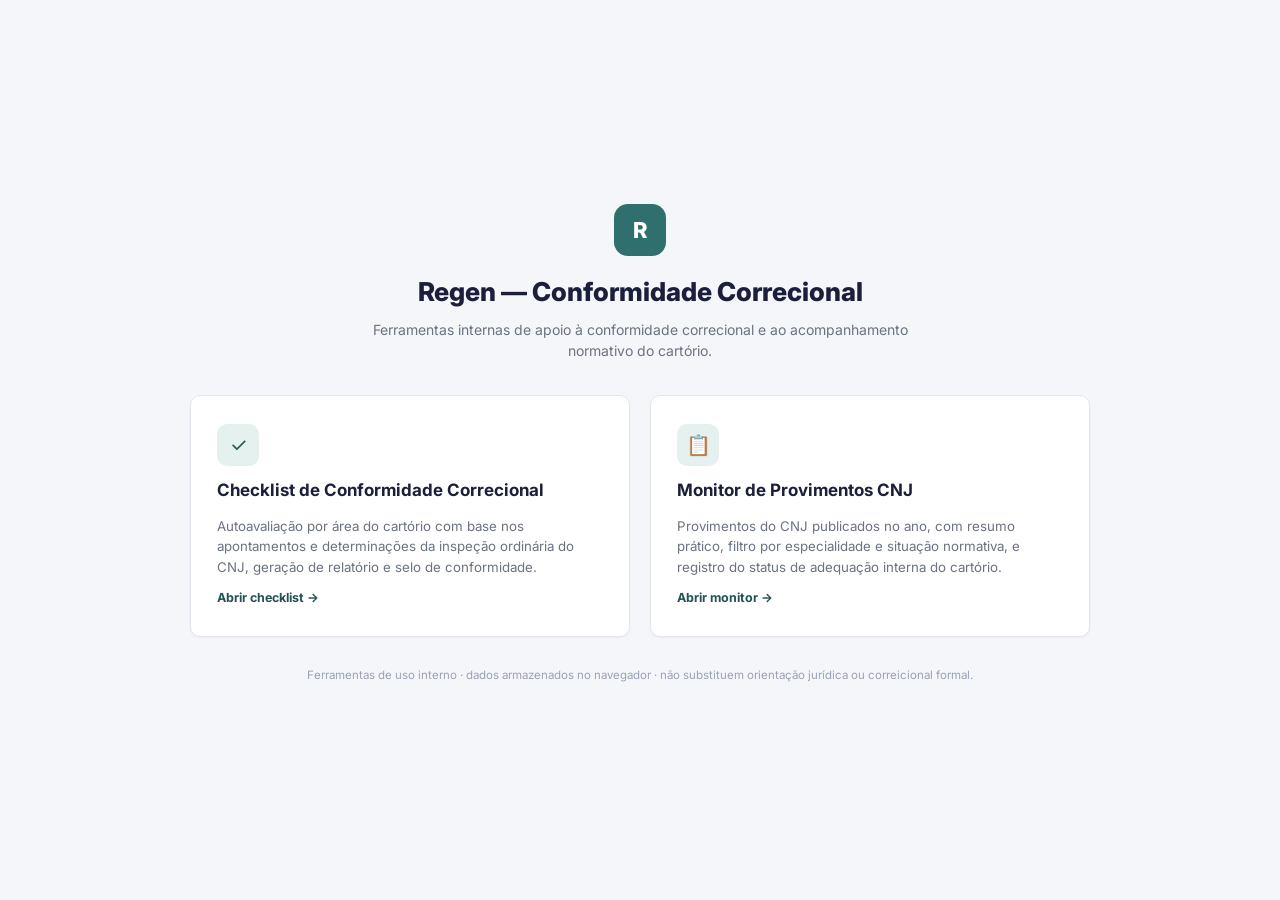
<file: index.html>
<!DOCTYPE html>
<html lang="pt-BR">
<head>
<meta charset="UTF-8">
<meta name="viewport" content="width=device-width, initial-scale=1.0">
<title>Regen — Conformidade Correcional</title>
<meta name="description" content="Ferramentas internas do cartório: checklist de conformidade correcional e monitor de provimentos do CNJ.">
<link rel="preconnect" href="https://fonts.googleapis.com">
<link rel="preconnect" href="https://fonts.gstatic.com" crossorigin>
<link href="https://fonts.googleapis.com/css2?family=Inter:wght@400;500;600;700;800&display=swap" rel="stylesheet">
<link rel="stylesheet" href="css/style.css">
<link rel="stylesheet" href="css/home.css">
</head>
<body class="home">

<div class="home-wrap">
  <div class="home-header">
    <div class="home-mark">R</div>
    <h1>Regen — Conformidade Correcional</h1>
    <p>Ferramentas internas de apoio à conformidade correcional e ao acompanhamento normativo do cartório.</p>
  </div>

  <div class="home-cards">
    <a class="home-card" href="checklist.html">
      <div class="home-card-icone">✓</div>
      <h2>Checklist de Conformidade Correcional</h2>
      <p>Autoavaliação por área do cartório com base nos apontamentos e determinações da inspeção ordinária do CNJ, geração de relatório e selo de conformidade.</p>
      <span class="home-card-cta">Abrir checklist →</span>
    </a>

    <a class="home-card" href="provimentos.html">
      <div class="home-card-icone">📋</div>
      <h2>Monitor de Provimentos CNJ</h2>
      <p>Provimentos do CNJ publicados no ano, com resumo prático, filtro por especialidade e situação normativa, e registro do status de adequação interna do cartório.</p>
      <span class="home-card-cta">Abrir monitor →</span>
    </a>
  </div>

  <p class="home-footer">Ferramentas de uso interno · dados armazenados no navegador · não substituem orientação jurídica ou correicional formal.</p>
</div>

</body>
</html>
</file>
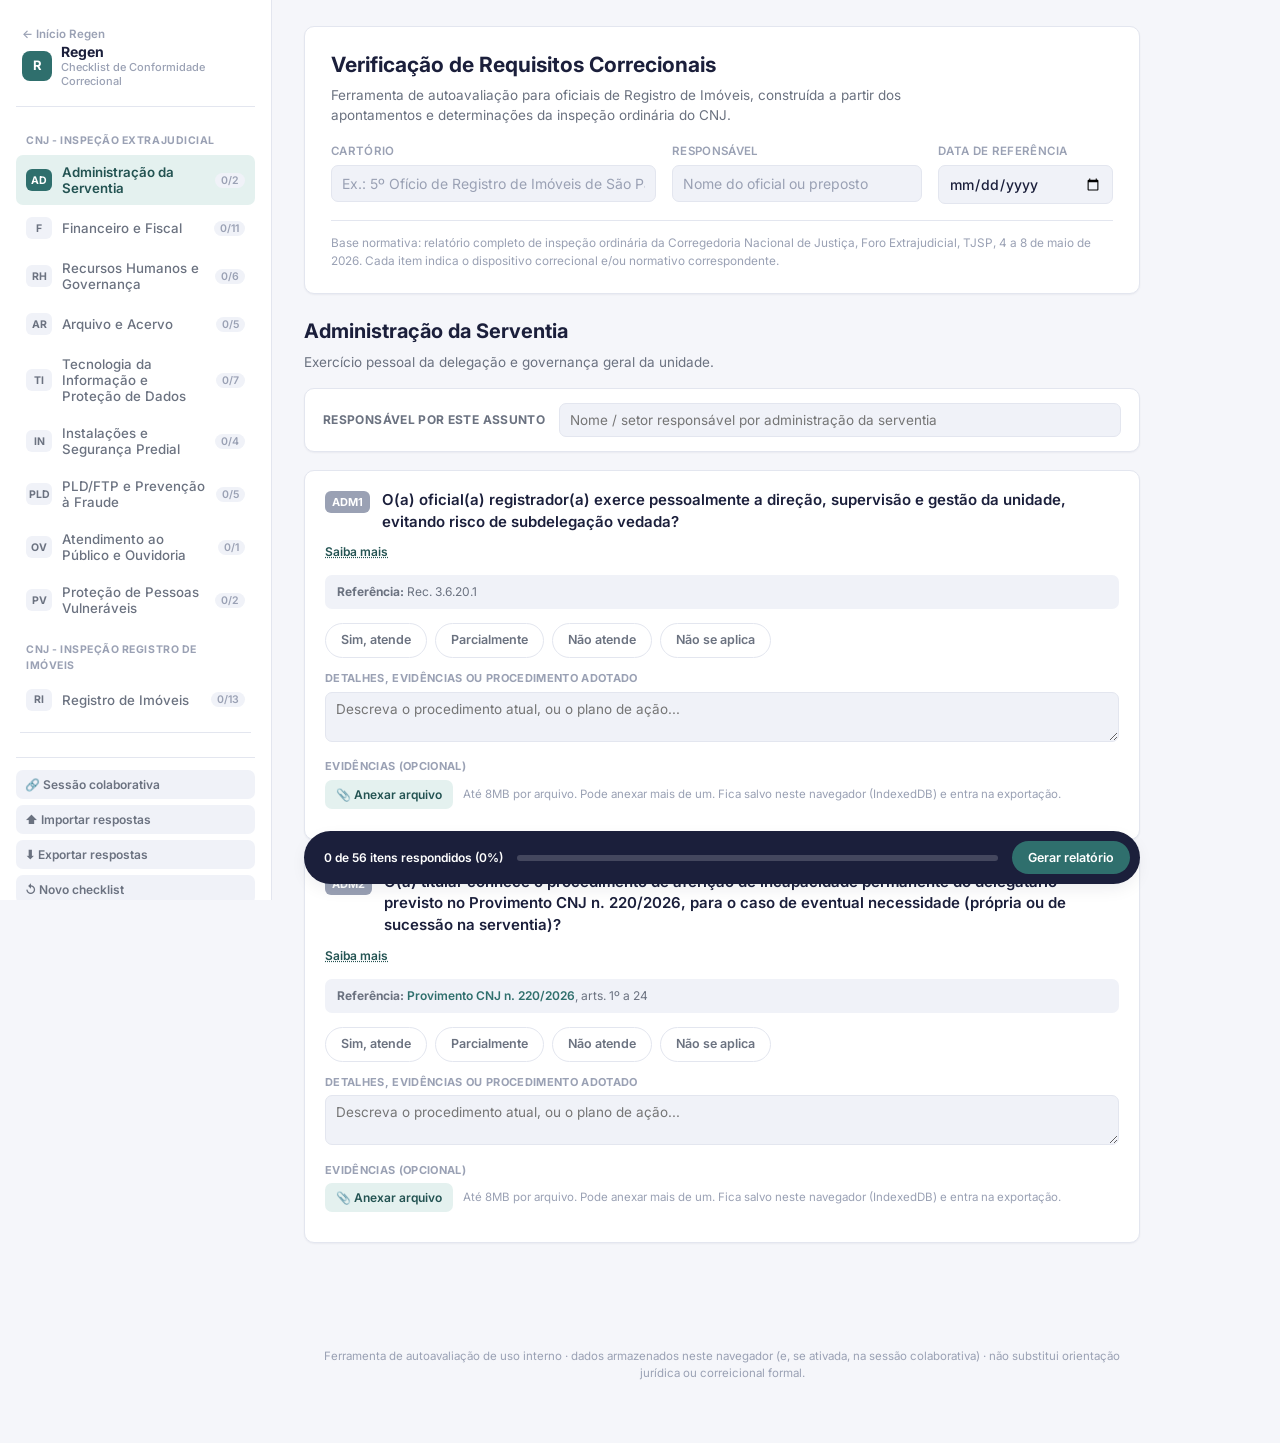
<file: checklist.html>
<!DOCTYPE html>
<html lang="pt-BR">
<head>
<meta charset="UTF-8">
<meta name="viewport" content="width=device-width, initial-scale=1.0">
<title>Regen — Checklist de Conformidade Correcional</title>
<meta name="description" content="Checklist de verificação de requisitos correcionais para cartórios de Registro de Imóveis, com base no Boletim de Inspeções CNJ.">
<link rel="preconnect" href="https://fonts.googleapis.com">
<link rel="preconnect" href="https://fonts.gstatic.com" crossorigin>
<link href="https://fonts.googleapis.com/css2?family=Inter:wght@400;500;600;700;800&display=swap" rel="stylesheet">
<link rel="stylesheet" href="css/style.css">
</head>
<body>

<div class="app">

  <!-- Menu lateral -->
  <aside class="sidebar">
    <a class="brand-voltar" href="index.html">&larr; Início Regen</a>
    <div class="brand">
      <div class="brand-mark">R</div>
      <div class="brand-text">Regen<small>Checklist de Conformidade Correcional</small></div>
    </div>

    <ul class="nav-lista" id="nav-lista" aria-label="Áreas do checklist"></ul>

    <div class="sidebar-rodape">
      <button class="mini-btn" id="btn-colab">🔗 Sessão colaborativa</button>
      <button class="mini-btn" id="btn-importar">⬆ Importar respostas</button>
      <input type="file" id="input-importar" accept="application/json" style="display:none">
      <button class="mini-btn" id="btn-exportar">⬇ Exportar respostas</button>
      <button class="mini-btn" id="btn-novo">↺ Novo checklist</button>
    </div>
  </aside>

  <!-- Conteúdo principal -->
  <main class="main">

    <!-- Identificação global -->
    <header class="capa">
      <h1>Verificação de Requisitos Correcionais</h1>
      <p class="subtitulo">Ferramenta de autoavaliação para oficiais de Registro de Imóveis, construída a partir dos apontamentos e determinações da inspeção ordinária do CNJ.</p>

      <div class="capa-fields">
        <div class="field">
          <label for="in-cartorio">Cartório</label>
          <input type="text" id="in-cartorio" placeholder="Ex.: 5º Ofício de Registro de Imóveis de São Paulo" list="lista-cartorios" autocomplete="off">
          <datalist id="lista-cartorios"></datalist>
        </div>
        <div class="field">
          <label for="in-titular">Responsável</label>
          <input type="text" id="in-titular" placeholder="Nome do oficial ou preposto">
        </div>
        <div class="field">
          <label for="in-data">Data de referência</label>
          <input type="date" id="in-data">
        </div>
      </div>

      <div class="capa-fonte">
        Base normativa: relatório completo de inspeção ordinária da Corregedoria Nacional de Justiça, Foro Extrajudicial, TJSP, 4 a 8 de maio de 2026. Cada item indica o dispositivo correcional e/ou normativo correspondente.
      </div>
    </header>

    <!-- Painel de colaboração (oculto por padrão) -->
    <div class="colab-painel" id="colab-painel" style="display:none"></div>

    <!-- Áreas / perguntas -->
    <div id="areas"></div>

    <!-- Barra de progresso e ação principal -->
    <div class="barra" id="barra">
      <span class="progresso-txt" id="progresso-txt">0 de 0 itens respondidos (0%)</span>
      <div class="progresso-barra"><div class="progresso-fill" id="progresso-fill" style="width:0%"></div></div>
      <div class="barra-btns">
        <button class="btn primario" id="btn-relatorio-barra">Gerar relatório</button>
      </div>
    </div>

    <!-- Relatório -->
    <section class="relatorio" id="relatorio">
      <div class="rel-head">
        <div id="selo-container"></div>
        <div class="rel-head-txt">
          <h2>Relatório de Conformidade Correcional</h2>
          <p class="cartorio-nome" id="rel-cartorio">Cartório não identificado</p>
          <p id="rel-titular"></p>
          <p id="rel-data"></p>
          <p id="rel-gerado"></p>
        </div>
      </div>

      <div class="rel-resumo">
        <div class="resumo-card sim"><span class="num" id="resumo-sim">0</span><span class="lbl">Sim, atende</span></div>
        <div class="resumo-card parcial"><span class="num" id="resumo-parcial">0</span><span class="lbl">Parcial</span></div>
        <div class="resumo-card nao"><span class="num" id="resumo-nao">0</span><span class="lbl">Não atende</span></div>
        <div class="resumo-card na"><span class="num" id="resumo-na">0</span><span class="lbl">Não se aplica</span></div>
        <div class="resumo-card pendente"><span class="num" id="resumo-pendente">0</span><span class="lbl">Não avaliado</span></div>
      </div>

      <div class="rel-conclusao">
        <h3>Conclusão</h3>
        <div id="rel-conclusao-corpo"></div>
      </div>

      <div class="rel-acoes">
        <button class="btn primario" id="btn-imprimir">Baixar / imprimir PDF</button>
        <button class="btn claro" id="btn-exportar-2">Exportar respostas (JSON)</button>
      </div>

      <h3 style="font-size:17px; margin:6px 0 14px;">Pendências e providências recomendadas, por área</h3>
      <div id="rel-areas"></div>

      <div class="rel-acoes">
        <button class="btn primario" id="btn-imprimir-2">Baixar / imprimir PDF</button>
      </div>
    </section>

    <footer class="rodape">
      Ferramenta de autoavaliação de uso interno · dados armazenados neste navegador (e, se ativada, na sessão colaborativa) · não substitui orientação jurídica ou correicional formal.
    </footer>
  </main>
</div>

<script src="js/data.js"></script>
<script src="js/app.js"></script>
</body>
</html>
</file>
<file: css/style.css>
/* ============================================================
   Checklist de Conformidade Correcional — RI
   Tema claro, moderno, tipografia única (Inter).
   ============================================================ */

:root{
  --bg: #F5F6FA;
  --surface: #FFFFFF;
  --surface-alt: #F0F2F8;
  --border: #E3E6EF;
  --border-strong: #D2D7E5;

  --text: #1B1F3B;
  --text-muted: #6B7280;
  --text-faint: #9AA1B4;

  --accent: #2F6F6D;
  --accent-dark: #235352;
  --accent-soft: #E4F1EF;

  --success: #1F8A55;
  --success-soft: #E4F5EC;
  --warning: #B7791E;
  --warning-soft: #FBF0DD;
  --danger: #C0392B;
  --danger-soft: #FBE9E6;
  --neutral: #94A0B8;
  --neutral-soft: #EEF0F5;

  --radius: 10px;
  --radius-sm: 7px;
  --shadow-sm: 0 1px 2px rgba(20,24,50,.05);
  --shadow-md: 0 6px 20px -6px rgba(20,24,50,.12);

  --font: "Inter", "Segoe UI", Arial, sans-serif;
}

*{ box-sizing: border-box; }
html,body{ margin:0; padding:0; }

body{
  background: var(--bg);
  color: var(--text);
  font-family: var(--font);
  font-size: 15px;
  line-height: 1.5;
  -webkit-font-smoothing: antialiased;
}

a{ color: var(--accent); text-decoration: none; }
a:hover{ text-decoration: underline; }

:focus-visible{ outline: 2.5px solid var(--accent); outline-offset: 2px; }

button, input, textarea{ font-family: var(--font); }

/* ---------- App layout ---------- */
.app{
  display: grid;
  grid-template-columns: 272px 1fr;
  min-height: 100vh;
}

/* ---------- Sidebar ---------- */
.sidebar{
  background: var(--surface);
  border-right: 1px solid var(--border);
  padding: 22px 16px 18px;
  display: flex;
  flex-direction: column;
  position: sticky;
  top: 0;
  height: 100vh;
  overflow-y: auto;
}
.brand-voltar{
  display:inline-flex; align-items:center; gap:5px;
  font-size: 11.5px; font-weight: 600; color: var(--text-faint);
  padding: 4px 6px 0;
  text-decoration: none;
}
.brand-voltar:hover{ color: var(--accent-dark); text-decoration:none; }

.brand{
  display:flex; align-items:center; gap:9px;
  padding: 0 6px 18px;
  margin-bottom: 10px;
  border-bottom: 1px solid var(--border);
}
.brand-mark{
  width: 30px; height:30px; border-radius: 8px;
  background: var(--accent); color:#fff;
  display:flex; align-items:center; justify-content:center;
  font-weight:700; font-size: 13px; flex-shrink:0;
}
.brand-text{ font-weight: 700; font-size: 14px; line-height:1.25; color: var(--text); }
.brand-text small{ display:block; font-weight:500; font-size:11px; color: var(--text-faint); }

.nav-lista{
  list-style: none; margin: 12px 0 0; padding: 0;
  flex: 1;
}
.nav-grupo-titulo{
  font-size: 10.5px; font-weight: 700; text-transform: uppercase; letter-spacing: .05em;
  color: var(--text-faint); padding: 14px 10px 6px; margin: 0;
}
.nav-grupo-titulo:first-child{ padding-top: 4px; }
.nav-item{ margin-bottom: 3px; }
.nav-btn{
  width: 100%;
  display:flex; align-items:center; gap: 10px;
  background: transparent;
  border: none;
  border-radius: var(--radius-sm);
  padding: 9px 10px;
  cursor: pointer;
  text-align: left;
  color: var(--text-muted);
  font-size: 13.3px;
  font-weight: 500;
  transition: background .12s, color .12s;
}
.nav-btn:hover{ background: var(--surface-alt); color: var(--text); }
.nav-btn.ativo{
  background: var(--accent-soft);
  color: var(--accent-dark);
  font-weight: 600;
}
.nav-sigla{
  flex-shrink:0;
  width: 26px; height: 22px;
  border-radius: 6px;
  background: var(--surface-alt);
  color: var(--text-muted);
  font-size: 10.5px; font-weight: 700;
  display:flex; align-items:center; justify-content:center;
}
.nav-btn.ativo .nav-sigla{ background: var(--accent); color:#fff; }
.nav-nome{ flex:1; }
.nav-badge{
  font-size: 10.5px; font-weight: 600;
  color: var(--text-faint);
  background: var(--surface-alt);
  border-radius: 999px;
  padding: 1px 6px;
  flex-shrink:0;
}
.nav-badge.completo{ background: var(--success-soft); color: var(--success); }

.nav-divider{ height:1px; background: var(--border); margin: 12px 4px; }

.nav-btn.relatorio{
  background: var(--accent);
  color: #fff;
  font-weight: 600;
  justify-content: center;
}
.nav-btn.relatorio:hover{ background: var(--accent-dark); }
.nav-btn.relatorio .nav-sigla{ background: rgba(255,255,255,.2); color:#fff; }

.sidebar-rodape{
  border-top: 1px solid var(--border);
  padding-top: 12px;
  margin-top: 12px;
  display:flex; flex-direction:column; gap: 6px;
}
.mini-btn{
  font-size: 12px; font-weight: 600;
  background: var(--surface-alt);
  color: var(--text-muted);
  border: none; border-radius: var(--radius-sm);
  padding: 7px 9px; cursor:pointer; text-align:left;
  display:flex; align-items:center; gap:7px;
}
.mini-btn:hover{ background: var(--border); color: var(--text); }

/* ---------- Main ---------- */
.main{
  min-width: 0;
  padding: 26px 32px 60px;
  max-width: 900px;
}

/* ---------- Capa (identificação global) ---------- */
.capa{
  background: var(--surface);
  border: 1px solid var(--border);
  border-radius: var(--radius);
  box-shadow: var(--shadow-sm);
  padding: 22px 26px;
  margin-bottom: 22px;
}
.capa h1{
  font-size: 21px; font-weight: 700; margin: 0 0 4px;
  color: var(--text);
}
.capa .subtitulo{
  color: var(--text-muted); font-size: 13.5px; margin: 0 0 18px;
  max-width: 640px;
}
.capa-fields{
  display: grid;
  grid-template-columns: 1.3fr 1fr .7fr;
  gap: 16px;
}
.field label{
  display:block; font-size: 11.5px; font-weight: 600;
  color: var(--text-faint); margin-bottom: 5px;
  text-transform: uppercase; letter-spacing: .03em;
}
.field input{
  width: 100%;
  border: 1px solid var(--border);
  border-radius: var(--radius-sm);
  background: var(--surface-alt);
  font-size: 14px; font-weight: 500;
  padding: 9px 10px;
  color: var(--text);
}
.field input:focus{ border-color: var(--accent); background: #fff; }
.field input::placeholder{ color: var(--text-faint); font-weight: 400; }

.capa-fonte{
  margin-top: 16px; padding-top: 14px;
  border-top: 1px solid var(--border);
  font-size: 11.8px; color: var(--text-faint);
}

/* ---------- Área ---------- */
.area{ display:none; }
.area.ativa{ display:block; animation: fade .2s ease; }
@keyframes fade{ from{opacity:0;} to{opacity:1;} }

.area-head{
  display:flex; align-items:flex-start; justify-content:space-between;
  gap: 20px; margin-bottom: 6px;
}
.area-head h2{ font-size: 20px; font-weight: 700; margin:0; color: var(--text); }
.area-desc{ color: var(--text-muted); font-size: 13.5px; margin: 4px 0 16px; }

.area-resp{
  background: var(--surface); border:1px solid var(--border); border-radius: var(--radius);
  padding: 14px 18px; margin-bottom: 18px; box-shadow: var(--shadow-sm);
  display:flex; align-items:center; gap: 14px; flex-wrap:wrap;
}
.area-resp label{
  font-size: 12px; font-weight: 700; color: var(--text-muted);
  text-transform: uppercase; letter-spacing: .03em; white-space:nowrap;
}
.area-resp input{
  flex: 1; min-width: 200px;
  border: 1px solid var(--border); border-radius: var(--radius-sm);
  padding: 8px 10px; font-size: 13.5px; background: var(--surface-alt); color: var(--text);
}
.area-resp input:focus{ border-color: var(--accent); background:#fff; }

/* ---------- Cartão de pergunta ---------- */
.item{
  background: var(--surface);
  border: 1px solid var(--border);
  border-radius: var(--radius);
  padding: 18px 20px 20px;
  margin-bottom: 12px;
  box-shadow: var(--shadow-sm);
}
.item-top{ display:flex; gap: 12px; align-items:flex-start; margin-bottom: 8px; }
.item-id{
  font-size: 11px; font-weight: 700; color: #fff;
  background: var(--text-faint);
  border-radius: 6px; padding: 3px 7px; flex-shrink:0; margin-top: 2px;
}
.item-pergunta{ font-size: 15px; font-weight: 600; line-height: 1.45; color: var(--text); flex:1; }

.saiba-mais-btn{
  font-size: 12px; font-weight: 600; color: var(--accent-dark);
  background: none; border: none; padding: 0 0 8px; cursor: pointer;
  text-decoration: underline; text-decoration-style: dotted;
}
.saiba-mais-btn:hover{ color: var(--accent); }
.saiba-mais-btn.aberto{ text-decoration: none; }
.item-resumo{
  font-size: 13px; line-height: 1.55; color: var(--text-muted);
  background: var(--surface-alt); border-left: 3px solid var(--accent);
  border-radius: 0 var(--radius-sm) var(--radius-sm) 0;
  padding: 10px 14px; margin: 0 0 12px;
}
.item-ref{
  font-size: 12px; color: var(--text-muted);
  background: var(--surface-alt);
  border-radius: var(--radius-sm);
  padding: 8px 12px; margin: 8px 0 14px; line-height: 1.5;
}
.item-ref a{ font-weight: 600; }

.resposta-row{ display:flex; gap: 8px; margin-bottom: 12px; flex-wrap: wrap; }
.resp-opt input{ position:absolute; opacity:0; width:0; height:0; }
.resp-opt label{
  display:block; cursor:pointer; font-size: 12.5px; font-weight: 600;
  padding: 7px 15px; border-radius: 999px;
  border: 1.5px solid var(--border); color: var(--text-muted);
  transition: all .12s;
}
.resp-opt input:checked + label{ color:#fff; border-color: transparent; }
.resp-opt.sim input:checked + label{ background: var(--success); }
.resp-opt.parcial input:checked + label{ background: var(--warning); }
.resp-opt.nao input:checked + label{ background: var(--danger); }
.resp-opt.na input:checked + label{ background: var(--neutral); }
.resp-opt label:hover{ border-color: var(--text-muted); }

.campo{ margin-bottom: 10px; }
.campo label{
  display:block; font-size: 11px; font-weight: 700; text-transform: uppercase;
  letter-spacing: .03em; color: var(--text-faint); margin-bottom: 5px;
}
.campo input[type="text"], .campo input[type="number"], .campo textarea{
  width: 100%; font-size: 13.5px; border: 1px solid var(--border);
  border-radius: var(--radius-sm); padding: 8px 10px;
  background: var(--surface-alt); color: var(--text); resize: vertical;
}
.campo textarea{ min-height: 48px; }
.campo input:focus, .campo textarea:focus{ border-color: var(--accent); background:#fff; }

.anexo-row{ display:flex; align-items:center; gap: 10px; flex-wrap: wrap; }
.anexo-lista{ display:flex; flex-wrap: wrap; gap: 6px; margin-bottom: 8px; }
.anexo-lista:empty{ display:none; margin:0; }
.anexo-btn{
  font-size: 12px; font-weight: 600; color: var(--accent-dark);
  background: var(--accent-soft); border: none; border-radius: var(--radius-sm);
  padding: 7px 11px; cursor:pointer; display:inline-flex; align-items:center; gap:6px;
}
.anexo-btn:hover{ background: #d5e9e6; }
.anexo-chip{
  font-size: 12px; font-weight: 500; color: var(--text);
  background: var(--surface-alt); border: 1px solid var(--border);
  border-radius: 999px; padding: 5px 10px 5px 12px;
  display:inline-flex; align-items:center; gap:6px;
}
.anexo-chip small{ color: var(--text-faint); }
.anexo-chip button{
  border:none; background:transparent; cursor:pointer; color: var(--text-faint);
  font-size: 13px; line-height:1; padding: 0;
}
.anexo-chip button:hover{ color: var(--danger); }
.anexo-aviso{ font-size: 11.5px; color: var(--text-faint); }

/* ---------- Barra inferior ---------- */
.barra{
  position: sticky; bottom: 16px;
  margin-top: 22px;
  background: var(--text);
  color: #fff;
  border-radius: 999px;
  padding: 10px 10px 10px 20px;
  display:flex; align-items:center; gap: 14px;
  box-shadow: var(--shadow-md);
}
.progresso-txt{ font-size: 12px; font-weight: 600; white-space:nowrap; }
.progresso-barra{ flex:1; height: 6px; background: rgba(255,255,255,.18); border-radius: 999px; overflow:hidden; }
.progresso-fill{ height:100%; background: linear-gradient(90deg,var(--accent),#59a29f); border-radius: 999px; transition: width .3s; }
.barra-btns{ display:flex; gap:8px; }
.btn{
  font-weight: 600; font-size: 12.5px; border:none; border-radius: 999px;
  padding: 9px 16px; cursor:pointer; background: rgba(255,255,255,.13); color:#fff;
  transition: background .15s; white-space: nowrap;
}
.btn:hover{ background: rgba(255,255,255,.24); }
.btn.primario{ background: var(--accent); }
.btn.primario:hover{ background: var(--accent-dark); }
.btn.claro{ background: #fff; color: var(--text); }
.btn.claro:hover{ background: var(--surface-alt); }

/* ---------- Painel de colaboração ---------- */
.colab-painel{
  background: var(--surface); border: 1px solid var(--border); border-radius: var(--radius);
  padding: 16px 18px; margin-bottom: 18px; box-shadow: var(--shadow-sm);
}
.colab-painel h3{ font-size: 14px; margin: 0 0 6px; }
.colab-painel p{ font-size: 12.5px; color: var(--text-muted); margin: 0 0 10px; }
.colab-link-row{ display:flex; gap:8px; flex-wrap: wrap; align-items:center; }
.colab-link-row input{
  flex:1; min-width: 220px; border:1px solid var(--border); border-radius: var(--radius-sm);
  padding: 8px 10px; font-size: 12.5px; background: var(--surface-alt); color: var(--text);
}
.colab-status{ font-size: 11.5px; color: var(--text-faint); margin-top: 8px; }
.colab-status.ok{ color: var(--success); }
.colab-status.erro{ color: var(--danger); }

/* ---------- Relatório ---------- */
.relatorio{ display:none; max-width: 900px; }
.relatorio.ativa{ display:block; animation: fade .2s ease; }

.rel-head{
  display:flex; gap: 24px; align-items:center;
  background: var(--surface); border:1px solid var(--border); border-radius: var(--radius);
  padding: 24px; box-shadow: var(--shadow-sm); margin-bottom: 20px;
}
.rel-head-txt h2{ font-size: 21px; font-weight:700; margin:0 0 6px; }
.rel-head-txt p{ margin: 0 0 3px; color: var(--text-muted); font-size: 13px; }
.rel-head-txt .cartorio-nome{ font-weight:700; color: var(--text); font-size: 14px; }

.rel-resumo{ display:grid; grid-template-columns: repeat(5,1fr); gap: 10px; margin-bottom: 20px; }
.resumo-card{
  background: var(--surface); border:1px solid var(--border); border-radius: var(--radius);
  padding: 14px 16px; text-align:center;
}
.resumo-card .num{ font-size: 26px; font-weight: 700; display:block; }
.resumo-card .lbl{ font-size: 10.8px; font-weight:600; text-transform:uppercase; letter-spacing:.03em; color: var(--text-faint); }
.resumo-card.sim .num{ color: var(--success); }
.resumo-card.parcial .num{ color: var(--warning); }
.resumo-card.nao .num{ color: var(--danger); }
.resumo-card.na .num{ color: var(--neutral); }
.resumo-card.pendente .num{ color: var(--neutral); }

.rel-conclusao{
  background: var(--surface); border:1px solid var(--border); border-radius: var(--radius);
  padding: 20px 24px; margin-bottom: 20px; box-shadow: var(--shadow-sm);
}
.rel-conclusao h3{ font-size: 16px; margin:0 0 10px; font-weight:700; }
.rel-conclusao p{ margin: 0 0 10px; font-size: 13.8px; color: var(--text); }

.rel-grupo-titulo{
  font-size: 12px; font-weight: 700; text-transform: uppercase; letter-spacing: .05em;
  color: var(--accent-dark); margin: 26px 0 10px; padding-bottom: 6px;
  border-bottom: 2px solid var(--accent-soft);
}
.rel-grupo-titulo:first-child{ margin-top: 0; }
.rel-area-bloco{ margin-bottom: 18px; }
.rel-area-bloco h4{
  font-size: 15px; font-weight:700; margin: 0 0 4px;
  display:flex; align-items:center; gap:10px;
}
.rel-area-bloco h4 .tag{
  font-size:11px; font-weight:600; background: var(--surface-alt);
  border-radius: 999px; padding: 2px 9px; color: var(--text-muted);
}
.rel-area-responsavel{ font-size: 12.5px; color: var(--text-muted); margin: 0 0 8px; }
.pendencia{
  border-left: 3px solid var(--danger);
  background: var(--danger-soft);
  padding: 10px 14px; border-radius: 0 var(--radius-sm) var(--radius-sm) 0; margin-bottom: 8px;
}
.pendencia.parcial{ border-left-color: var(--warning); background: var(--warning-soft); }
.pendencia .p-titulo{ font-weight:700; font-size: 13.3px; margin-bottom:3px; }
.pendencia .p-ref{ font-size: 11.3px; color: var(--text-muted); margin-bottom: 4px; }
.pendencia .p-prov{ font-size: 12.5px; color: var(--text); }
.pendencia .p-meta{ font-size: 11.5px; color: var(--text-muted); margin-top: 4px; font-style: italic; }
.sem-pendencia{
  border-left: 3px solid var(--success); background: var(--success-soft);
  padding: 10px 14px; border-radius: 0 var(--radius-sm) var(--radius-sm) 0; font-size: 13px; color: var(--text);
}

.rel-acoes{ display:flex; gap:10px; margin: 18px 0 40px; flex-wrap: wrap; }

footer.rodape{ text-align:center; font-size: 11.5px; color: var(--text-faint); margin-top: 30px; }

/* ---------- Selo (relatório) ---------- */
.selo-svg text{ font-family: var(--font); }

/* ---------- Responsivo ---------- */
@media (max-width: 900px){
  .app{ grid-template-columns: 1fr; }
  .sidebar{
    position: static; height: auto; flex-direction: row; align-items:center;
    overflow-x: auto; padding: 12px 14px; border-right:none; border-bottom: 1px solid var(--border);
  }
  .brand{ border-bottom:none; padding: 0 10px; margin: 0; }
  .nav-lista{ display:flex; gap:6px; margin:0; overflow-x:auto; }
  .nav-item{ margin:0; }
  .nav-btn{ white-space: nowrap; }
  .nav-divider{ display:none; }
  .sidebar-rodape{ display:none; }
  .main{ padding: 20px 16px 60px; max-width: none; }
}
@media (max-width: 620px){
  .capa-fields{ grid-template-columns: 1fr; }
  .rel-resumo{ grid-template-columns: repeat(2,1fr); }
  .rel-head{ flex-direction:column; text-align:center; }
  .barra{ flex-wrap: wrap; border-radius: 16px; }
}

/* ---------- Impressão / PDF ---------- */
@media print{
  body{ background:#fff; }
  .sidebar, .barra, .rel-acoes, .capa, .area, .colab-painel{ display:none !important; }
  .app{ display:block; }
  .main{ max-width:none; padding: 0; }
  .relatorio{ display:block !important; }
  .resumo-card, .rel-conclusao, .rel-head, .pendencia, .sem-pendencia{ box-shadow:none; break-inside: avoid; }
  .rel-area-bloco{ break-inside: avoid; }
}
</file>
<file: css/home.css>
/* ============================================================
   Regen — página inicial (hub)
   Reaproveita variáveis definidas em css/style.css
   ============================================================ */

body.home{
  background: var(--bg);
  min-height: 100vh;
  display:flex; align-items:center; justify-content:center;
  padding: 40px 20px;
}
.home-wrap{ max-width: 900px; width: 100%; }

.home-header{ text-align:center; margin-bottom: 34px; }
.home-mark{
  width: 52px; height:52px; border-radius: 14px; background: var(--accent); color:#fff;
  display:flex; align-items:center; justify-content:center; font-weight:800; font-size: 22px;
  margin: 0 auto 16px;
}
.home-header h1{ font-size: 26px; font-weight: 800; margin: 0 0 8px; color: var(--text); }
.home-header p{ font-size: 14px; color: var(--text-muted); max-width: 560px; margin: 0 auto; }

.home-cards{
  display:grid; grid-template-columns: 1fr 1fr; gap: 20px;
}
.home-card{
  background: var(--surface); border: 1px solid var(--border); border-radius: var(--radius);
  box-shadow: var(--shadow-sm); padding: 28px 26px; text-decoration:none; color: var(--text);
  display:flex; flex-direction:column; gap: 12px; transition: box-shadow .15s, transform .15s;
}
.home-card:hover{ box-shadow: var(--shadow-md); transform: translateY(-2px); text-decoration:none; }
.home-card-icone{
  width: 42px; height:42px; border-radius: 10px; background: var(--accent-soft); color: var(--accent-dark);
  display:flex; align-items:center; justify-content:center; font-size: 20px;
}
.home-card h2{ font-size: 17px; font-weight: 700; margin: 0; color: var(--text); }
.home-card p{ font-size: 13.3px; color: var(--text-muted); margin: 0; line-height:1.55; }
.home-card .home-card-cta{ font-size: 12.5px; font-weight: 700; color: var(--accent-dark); margin-top: auto; }

.home-footer{ text-align:center; font-size: 11.5px; color: var(--text-faint); margin-top: 30px; }

@media (max-width: 640px){
  .home-cards{ grid-template-columns: 1fr; }
}
</file>
